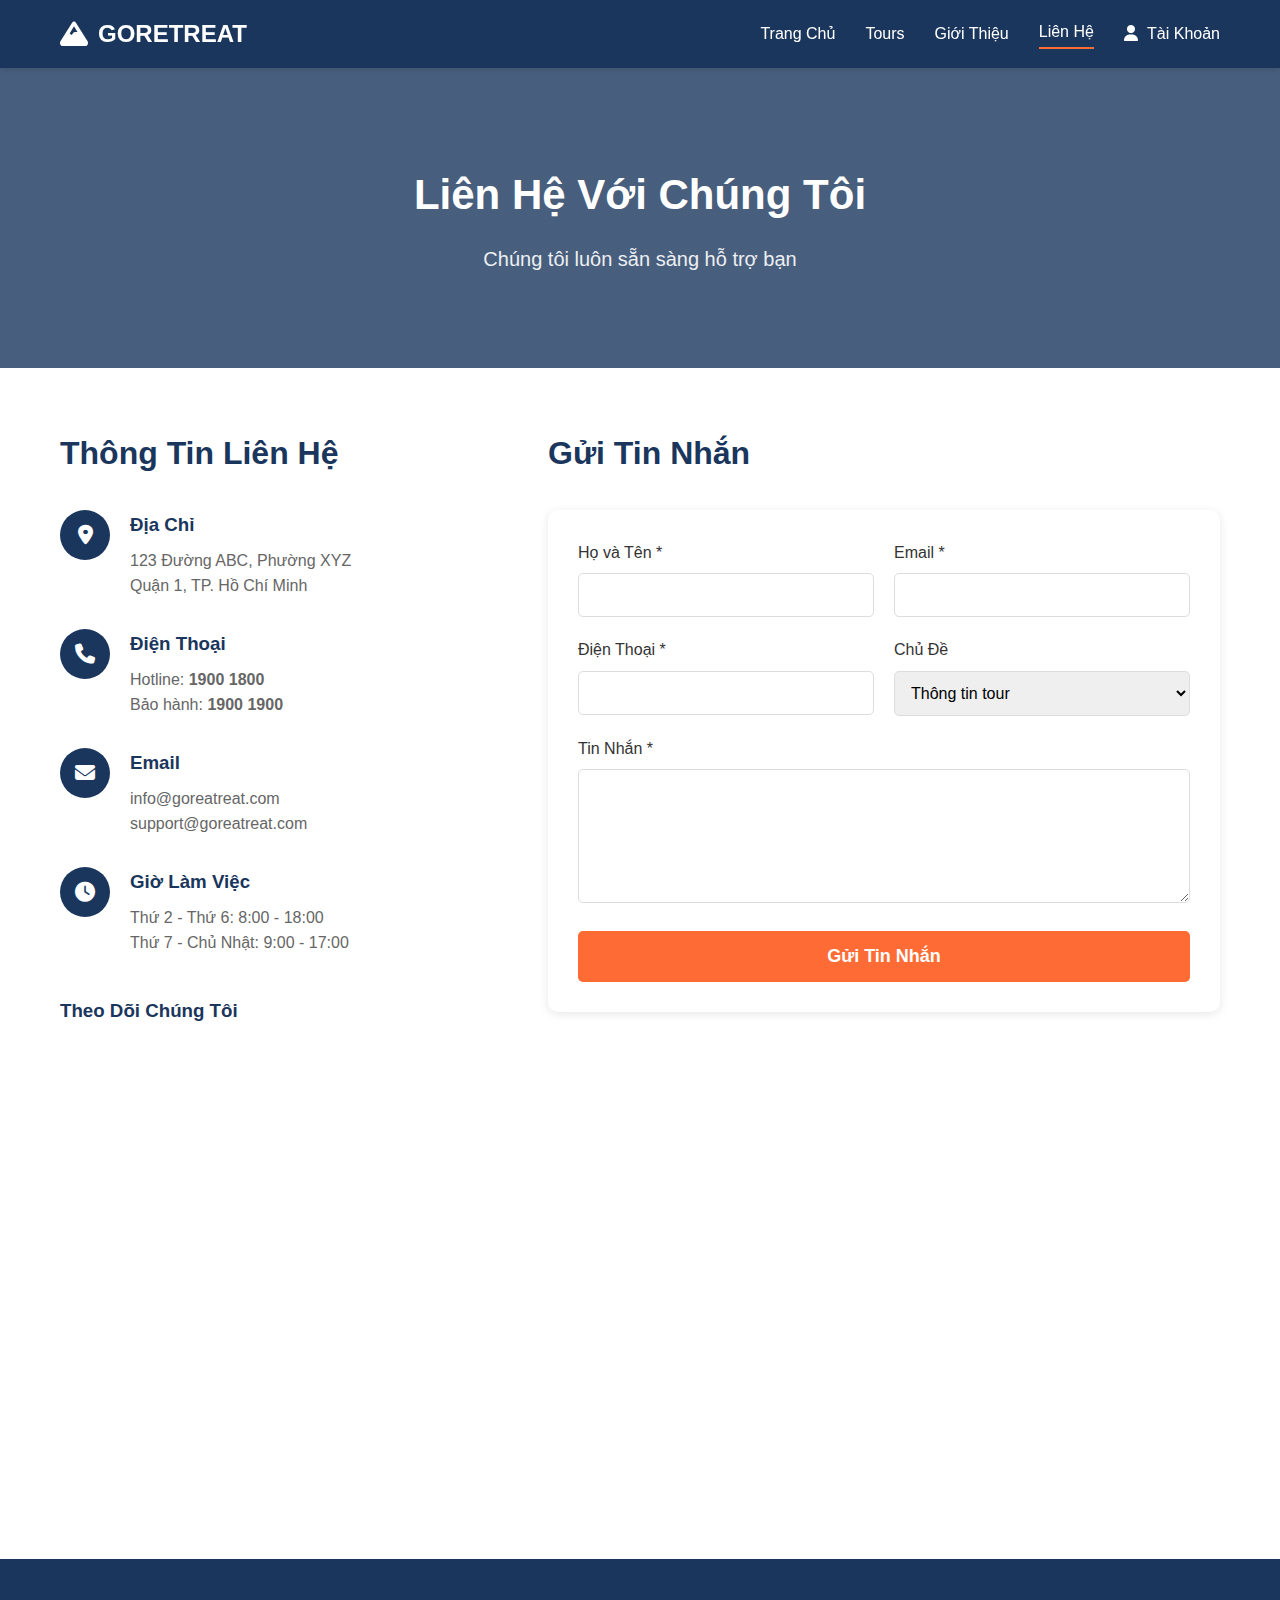
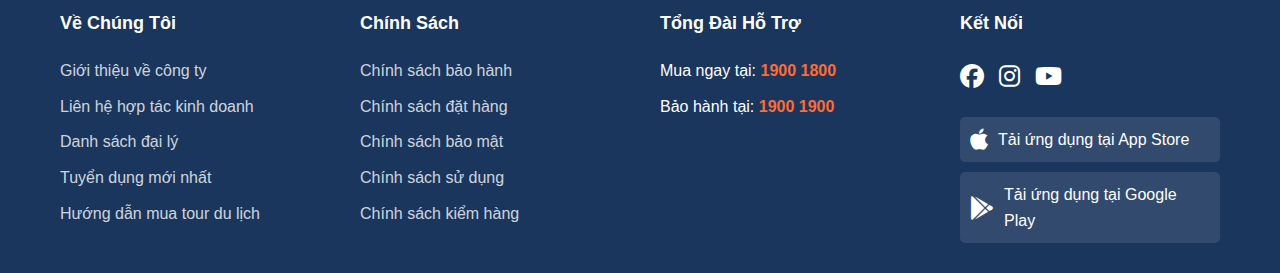
<file: tour_du_lich_html/contact.html>
<!DOCTYPE html>
<html lang="vi">
<head>
    <meta charset="UTF-8">
    <meta name="viewport" content="width=device-width, initial-scale=1.0">
    <title>Liên Hệ - GORETREAT</title>
    <link rel="stylesheet" href="styles.css">
    <link rel="stylesheet" href="https://cdnjs.cloudflare.com/ajax/libs/font-awesome/6.4.0/css/all.min.css">
</head>
<body>
    <!-- Header -->
    <header class="header">
        <div class="container">
            <div class="header-content">
                <div class="logo">
                    <i class="fas fa-mountain"></i>
                    <a href="index.html" style="color: inherit; text-decoration: none;">
                        <span>GORETREAT</span>
                    </a>
                </div>
                <nav class="nav">
                    <a href="index.html" class="nav-link">Trang Chủ</a>
                    <a href="tours.html" class="nav-link">Tours</a>
                    <a href="about.html" class="nav-link">Giới Thiệu</a>
                    <a href="contact.html" class="nav-link active">Liên Hệ</a>
                    <a href="login.html" class="nav-link">
                        <i class="fas fa-user"></i>
                        Tài Khoản
                    </a>
                </nav>
            </div>
        </div>
    </header>

    <!-- Page Hero -->
    <section class="page-hero">
        <div class="page-hero-background"></div>
        <div class="container">
            <div class="page-hero-content">
                <h1>Liên Hệ Với Chúng Tôi</h1>
                <p>Chúng tôi luôn sẵn sàng hỗ trợ bạn</p>
            </div>
        </div>
    </section>

    <!-- Contact Section -->
    <section class="contact-section">
        <div class="container">
            <div class="contact-layout">
                <div class="contact-info">
                    <h2>Thông Tin Liên Hệ</h2>
                    <div class="contact-item">
                        <div class="contact-icon">
                            <i class="fas fa-map-marker-alt"></i>
                        </div>
                        <div class="contact-details">
                            <h3>Địa Chỉ</h3>
                            <p>123 Đường ABC, Phường XYZ<br>Quận 1, TP. Hồ Chí Minh</p>
                        </div>
                    </div>
                    <div class="contact-item">
                        <div class="contact-icon">
                            <i class="fas fa-phone"></i>
                        </div>
                        <div class="contact-details">
                            <h3>Điện Thoại</h3>
                            <p>Hotline: <strong>1900 1800</strong><br>Bảo hành: <strong>1900 1900</strong></p>
                        </div>
                    </div>
                    <div class="contact-item">
                        <div class="contact-icon">
                            <i class="fas fa-envelope"></i>
                        </div>
                        <div class="contact-details">
                            <h3>Email</h3>
                            <p>info@goreatreat.com<br>support@goreatreat.com</p>
                        </div>
                    </div>
                    <div class="contact-item">
                        <div class="contact-icon">
                            <i class="fas fa-clock"></i>
                        </div>
                        <div class="contact-details">
                            <h3>Giờ Làm Việc</h3>
                            <p>Thứ 2 - Thứ 6: 8:00 - 18:00<br>Thứ 7 - Chủ Nhật: 9:00 - 17:00</p>
                        </div>
                    </div>
                    <div class="social-contact">
                        <h3>Theo Dõi Chúng Tôi</h3>
                        <div class="social-links">
                            <a href="#"><i class="fab fa-facebook"></i></a>
                            <a href="#"><i class="fab fa-instagram"></i></a>
                            <a href="#"><i class="fab fa-youtube"></i></a>
                            <a href="#"><i class="fab fa-twitter"></i></a>
                        </div>
                    </div>
                </div>

                <div class="contact-form-wrapper">
                    <h2>Gửi Tin Nhắn</h2>
                    <form class="contact-form">
                        <div class="form-row">
                            <div class="form-group">
                                <label>Họ và Tên *</label>
                                <input type="text" class="form-input" required>
                            </div>
                            <div class="form-group">
                                <label>Email *</label>
                                <input type="email" class="form-input" required>
                            </div>
                        </div>
                        <div class="form-row">
                            <div class="form-group">
                                <label>Điện Thoại *</label>
                                <input type="tel" class="form-input" required>
                            </div>
                            <div class="form-group">
                                <label>Chủ Đề</label>
                                <select class="form-input">
                                    <option>Thông tin tour</option>
                                    <option>Đặt tour</option>
                                    <option>Hủy tour</option>
                                    <option>Khiếu nại</option>
                                    <option>Khác</option>
                                </select>
                            </div>
                        </div>
                        <div class="form-group">
                            <label>Tin Nhắn *</label>
                            <textarea class="form-input" rows="6" required></textarea>
                        </div>
                        <button type="submit" class="submit-btn">Gửi Tin Nhắn</button>
                    </form>
                </div>
            </div>
        </div>
    </section>

    <!-- Map Section -->
    <section class="map-section">
        <div class="map-container">
            <iframe 
                src="https://www.google.com/maps/embed?pb=!1m18!1m12!1m3!1d3919.319427355682!2d106.69578731526084!3d10.776888992315663!2m3!1f0!2f0!3f0!3m2!1i1024!2i768!4f13.1!3m3!1m2!1s0x31752f38b8ccf59b%3A0xc4209d3b20193775!2sHo%20Chi%20Minh%20City%2C%20Vietnam!5e0!3m2!1sen!2s!4v1234567890123!5m2!1sen!2s" 
                width="100%" 
                height="400" 
                style="border:0;" 
                allowfullscreen="" 
                loading="lazy">
            </iframe>
        </div>
    </section>

    <!-- Footer -->
    <footer class="footer">
        <div class="container">
            <div class="footer-content">
                <div class="footer-column">
                    <h4>Về Chúng Tôi</h4>
                    <ul>
                        <li><a href="about.html">Giới thiệu về công ty</a></li>
                        <li><a href="contact.html">Liên hệ hợp tác kinh doanh</a></li>
                        <li><a href="#">Danh sách đại lý</a></li>
                        <li><a href="#">Tuyển dụng mới nhất</a></li>
                        <li><a href="#">Hướng dẫn mua tour du lịch</a></li>
                    </ul>
                </div>
                <div class="footer-column">
                    <h4>Chính Sách</h4>
                    <ul>
                        <li><a href="#">Chính sách bảo hành</a></li>
                        <li><a href="#">Chính sách đặt hàng</a></li>
                        <li><a href="#">Chính sách bảo mật</a></li>
                        <li><a href="#">Chính sách sử dụng</a></li>
                        <li><a href="#">Chính sách kiểm hàng</a></li>
                    </ul>
                </div>
                <div class="footer-column">
                    <h4>Tổng Đài Hỗ Trợ</h4>
                    <ul>
                        <li>Mua ngay tại: <strong>1900 1800</strong></li>
                        <li>Bảo hành tại: <strong>1900 1900</strong></li>
                    </ul>
                </div>
                <div class="footer-column">
                    <h4>Kết Nối</h4>
                    <div class="social-links">
                        <a href="#"><i class="fab fa-facebook"></i></a>
                        <a href="#"><i class="fab fa-instagram"></i></a>
                        <a href="#"><i class="fab fa-youtube"></i></a>
                    </div>
                    <div class="app-downloads">
                        <a href="#" class="app-link">
                            <i class="fab fa-apple"></i>
                            <span>Tải ứng dụng tại App Store</span>
                        </a>
                        <a href="#" class="app-link">
                            <i class="fab fa-google-play"></i>
                            <span>Tải ứng dụng tại Google Play</span>
                        </a>
                    </div>
                </div>
            </div>
        </div>
    </footer>
</body>
</html>
</file>
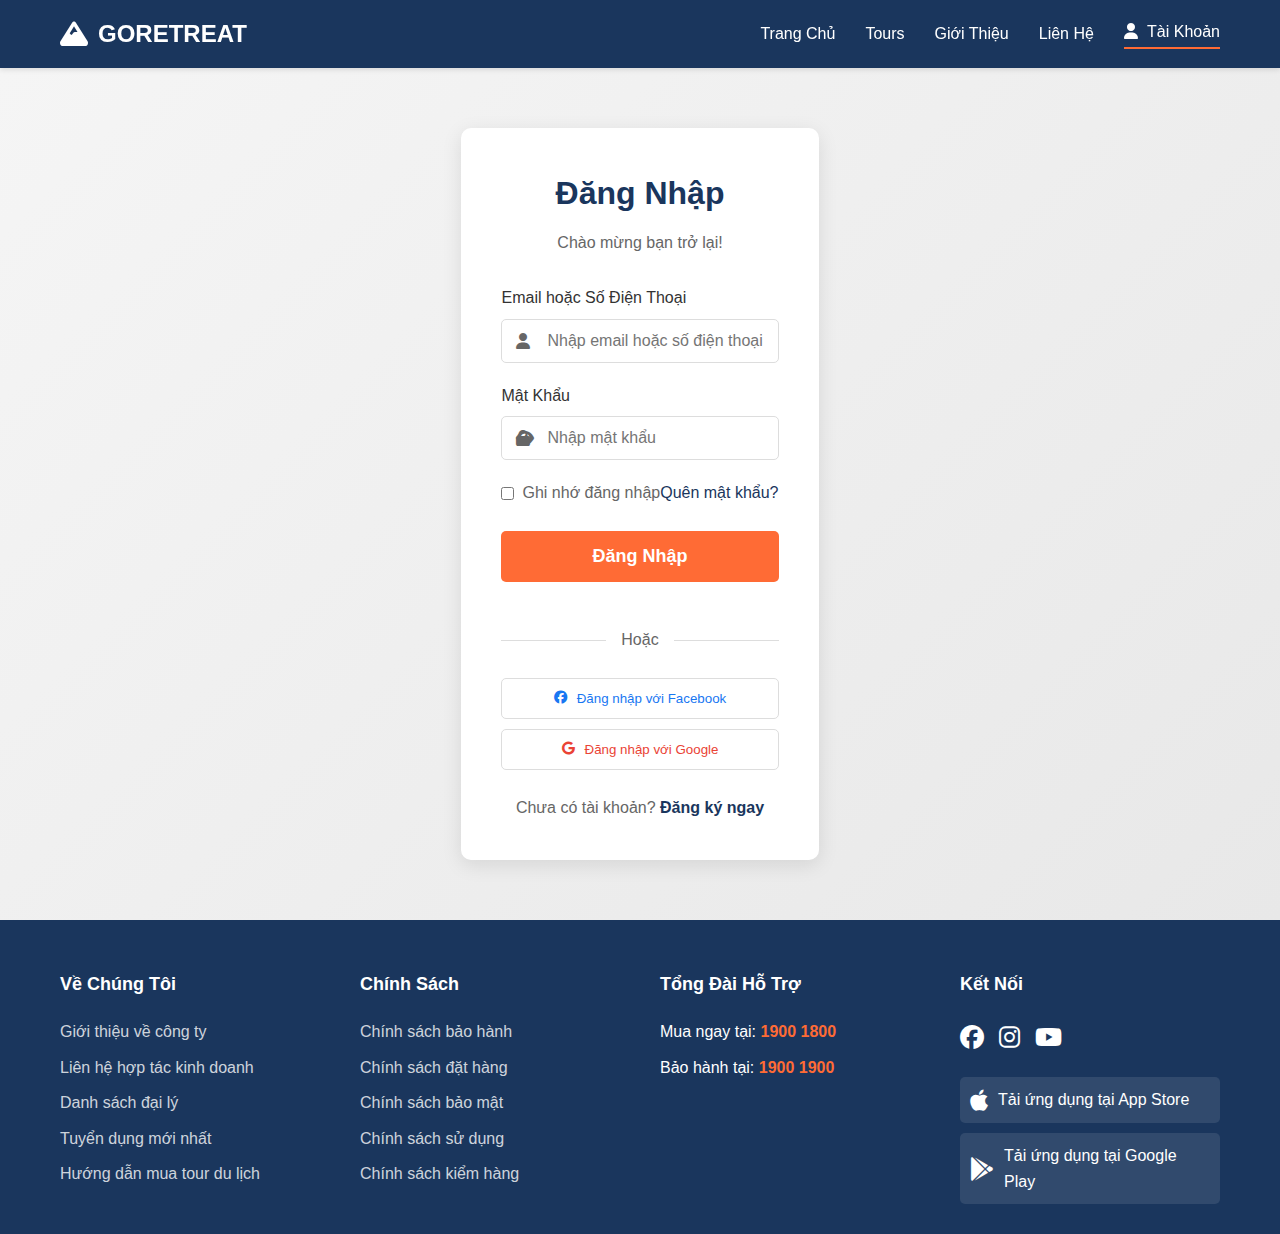
<file: tour_du_lich_html/login.html>
<!DOCTYPE html>
<html lang="vi">
<head>
    <meta charset="UTF-8">
    <meta name="viewport" content="width=device-width, initial-scale=1.0">
    <title>Đăng Nhập - GORETREAT</title>
    <link rel="stylesheet" href="styles.css">
    <link rel="stylesheet" href="https://cdnjs.cloudflare.com/ajax/libs/font-awesome/6.4.0/css/all.min.css">
</head>
<body>
    <!-- Header -->
    <header class="header">
        <div class="container">
            <div class="header-content">
                <div class="logo">
                    <i class="fas fa-mountain"></i>
                    <a href="index.html" style="color: inherit; text-decoration: none;">
                        <span>GORETREAT</span>
                    </a>
                </div>
                <nav class="nav">
                    <a href="index.html" class="nav-link">Trang Chủ</a>
                    <a href="tours.html" class="nav-link">Tours</a>
                    <a href="about.html" class="nav-link">Giới Thiệu</a>
                    <a href="contact.html" class="nav-link">Liên Hệ</a>
                    <a href="login.html" class="nav-link active">
                        <i class="fas fa-user"></i>
                        Tài Khoản
                    </a>
                </nav>
            </div>
        </div>
    </header>

    <!-- Login Section -->
    <section class="auth-section">
        <div class="container">
            <div class="auth-container">
                <div class="auth-card">
                    <div class="auth-header">
                        <h2>Đăng Nhập</h2>
                        <p>Chào mừng bạn trở lại!</p>
                    </div>
                    <form class="auth-form">
                        <div class="form-group">
                            <label>Email hoặc Số Điện Thoại</label>
                            <div class="input-wrapper">
                                <i class="fas fa-user"></i>
                                <input type="text" class="form-input" placeholder="Nhập email hoặc số điện thoại" required>
                            </div>
                        </div>
                        <div class="form-group">
                            <label>Mật Khẩu</label>
                            <div class="input-wrapper">
                                <i class="fas fa-lock"></i>
                                <input type="password" class="form-input" placeholder="Nhập mật khẩu" required>
                                <i class="fas fa-eye toggle-password" onclick="togglePassword(this)"></i>
                            </div>
                        </div>
                        <div class="form-options">
                            <label class="checkbox-label">
                                <input type="checkbox">
                                <span>Ghi nhớ đăng nhập</span>
                            </label>
                            <a href="#" class="forgot-link">Quên mật khẩu?</a>
                        </div>
                        <button type="submit" class="auth-btn">Đăng Nhập</button>
                        <div class="auth-divider">
                            <span>Hoặc</span>
                        </div>
                        <div class="social-login">
                            <button type="button" class="social-btn facebook">
                                <i class="fab fa-facebook"></i>
                                Đăng nhập với Facebook
                            </button>
                            <button type="button" class="social-btn google">
                                <i class="fab fa-google"></i>
                                Đăng nhập với Google
                            </button>
                        </div>
                        <div class="auth-footer">
                            <p>Chưa có tài khoản? <a href="register.html">Đăng ký ngay</a></p>
                        </div>
                    </form>
                </div>
            </div>
        </div>
    </section>

    <!-- Footer -->
    <footer class="footer">
        <div class="container">
            <div class="footer-content">
                <div class="footer-column">
                    <h4>Về Chúng Tôi</h4>
                    <ul>
                        <li><a href="about.html">Giới thiệu về công ty</a></li>
                        <li><a href="contact.html">Liên hệ hợp tác kinh doanh</a></li>
                        <li><a href="#">Danh sách đại lý</a></li>
                        <li><a href="#">Tuyển dụng mới nhất</a></li>
                        <li><a href="#">Hướng dẫn mua tour du lịch</a></li>
                    </ul>
                </div>
                <div class="footer-column">
                    <h4>Chính Sách</h4>
                    <ul>
                        <li><a href="#">Chính sách bảo hành</a></li>
                        <li><a href="#">Chính sách đặt hàng</a></li>
                        <li><a href="#">Chính sách bảo mật</a></li>
                        <li><a href="#">Chính sách sử dụng</a></li>
                        <li><a href="#">Chính sách kiểm hàng</a></li>
                    </ul>
                </div>
                <div class="footer-column">
                    <h4>Tổng Đài Hỗ Trợ</h4>
                    <ul>
                        <li>Mua ngay tại: <strong>1900 1800</strong></li>
                        <li>Bảo hành tại: <strong>1900 1900</strong></li>
                    </ul>
                </div>
                <div class="footer-column">
                    <h4>Kết Nối</h4>
                    <div class="social-links">
                        <a href="#"><i class="fab fa-facebook"></i></a>
                        <a href="#"><i class="fab fa-instagram"></i></a>
                        <a href="#"><i class="fab fa-youtube"></i></a>
                    </div>
                    <div class="app-downloads">
                        <a href="#" class="app-link">
                            <i class="fab fa-apple"></i>
                            <span>Tải ứng dụng tại App Store</span>
                        </a>
                        <a href="#" class="app-link">
                            <i class="fab fa-google-play"></i>
                            <span>Tải ứng dụng tại Google Play</span>
                        </a>
                    </div>
                </div>
            </div>
        </div>
    </footer>

    <script>
        function togglePassword(element) {
            const input = element.previousElementSibling;
            if (input.type === 'password') {
                input.type = 'text';
                element.classList.remove('fa-eye');
                element.classList.add('fa-eye-slash');
            } else {
                input.type = 'password';
                element.classList.remove('fa-eye-slash');
                element.classList.add('fa-eye');
            }
        }
    </script>
</body>
</html>
</file>
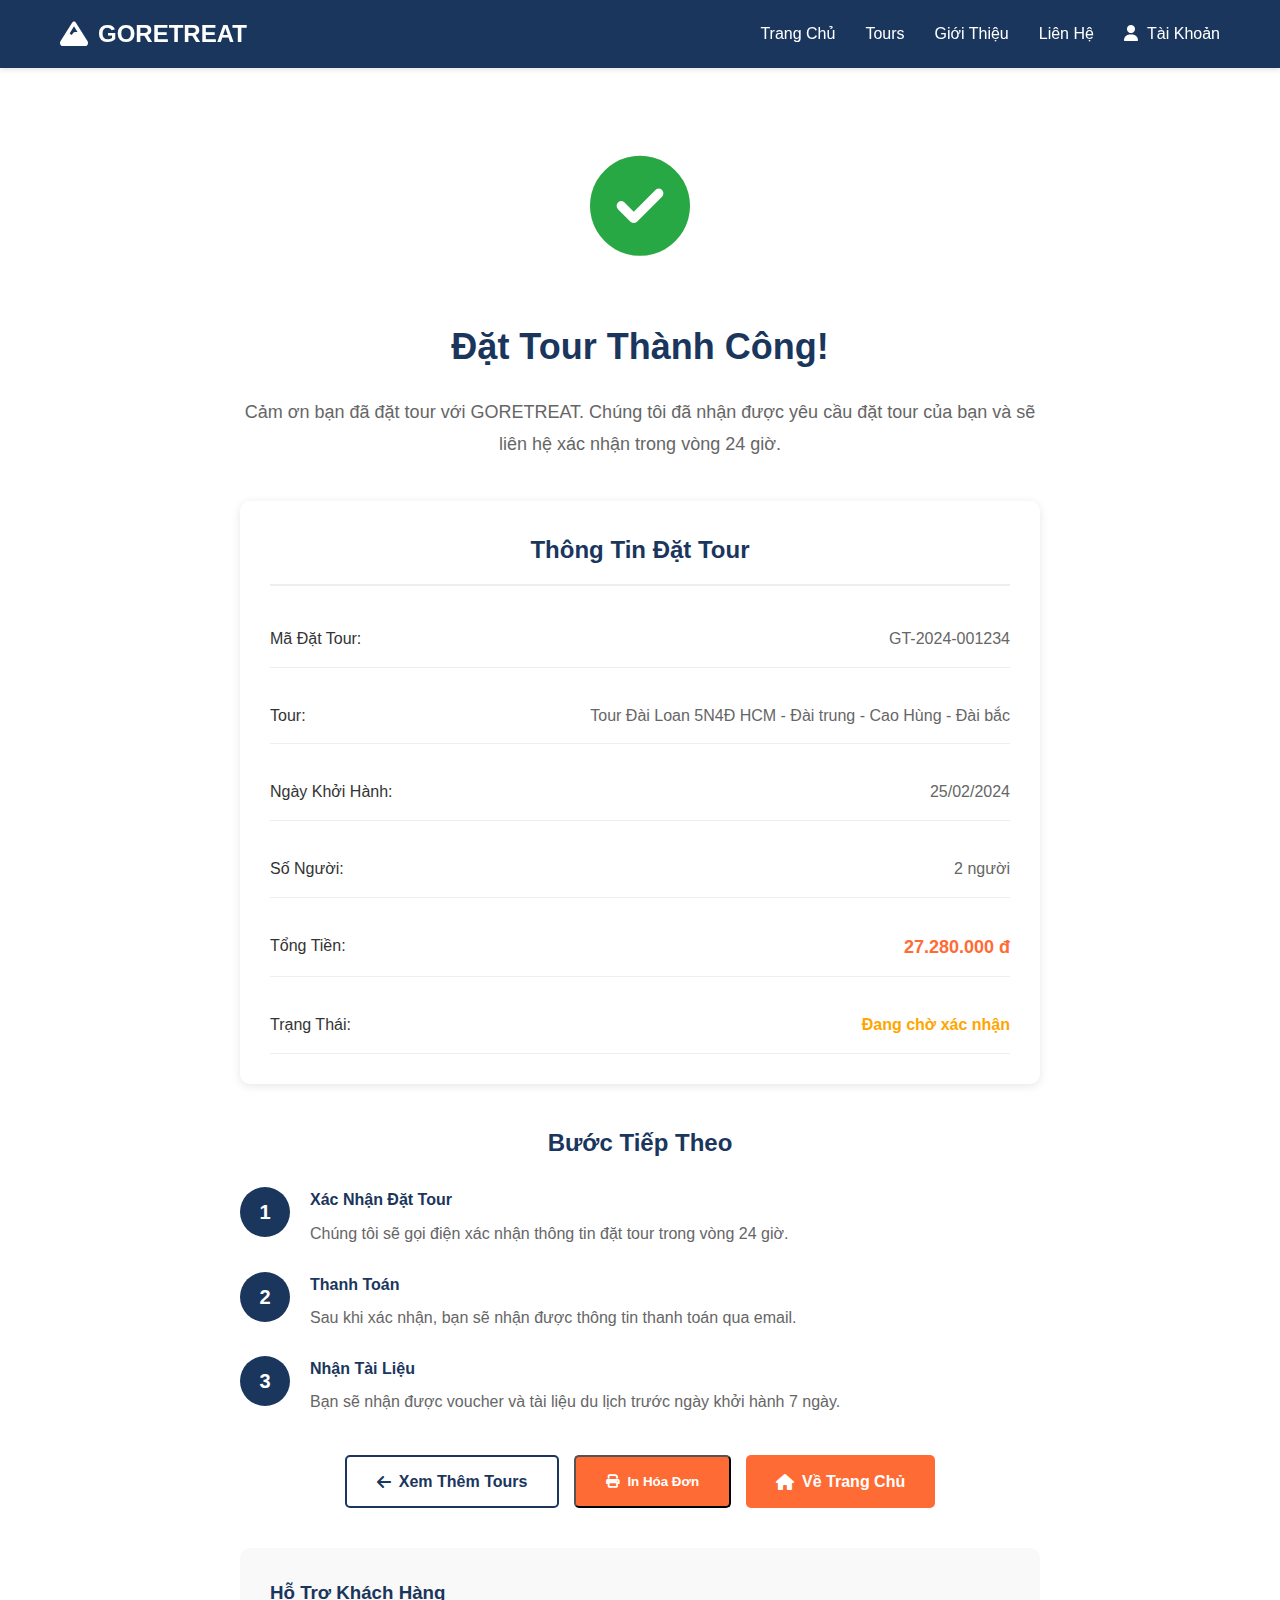
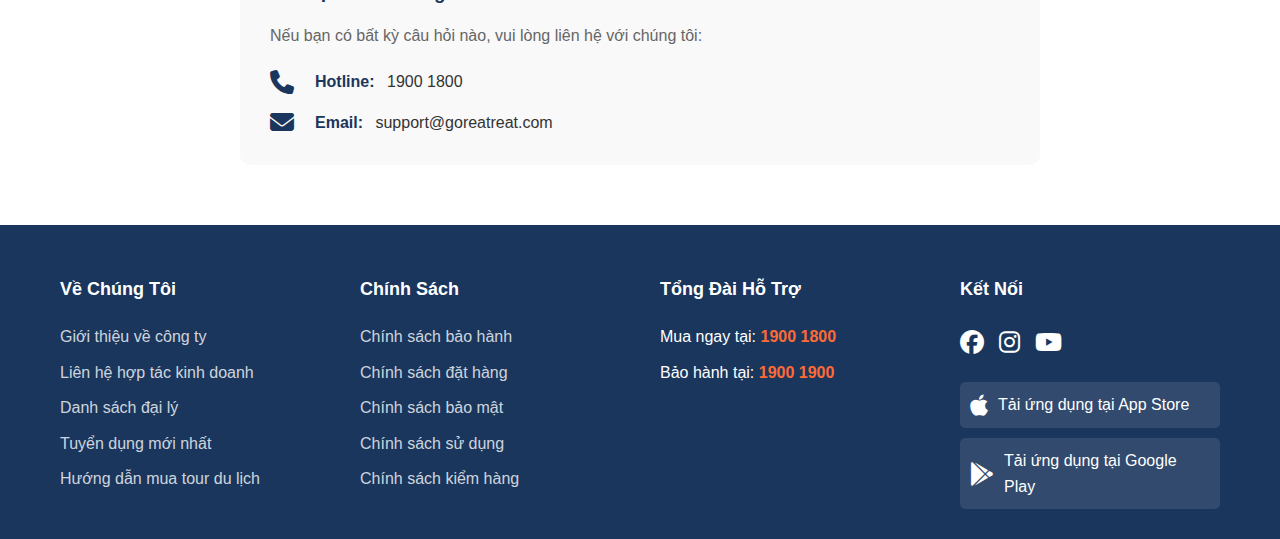
<file: tour_du_lich_html/success.html>
<!DOCTYPE html>
<html lang="vi">
<head>
    <meta charset="UTF-8">
    <meta name="viewport" content="width=device-width, initial-scale=1.0">
    <title>Đặt Tour Thành Công - GORETREAT</title>
    <link rel="stylesheet" href="styles.css">
    <link rel="stylesheet" href="https://cdnjs.cloudflare.com/ajax/libs/font-awesome/6.4.0/css/all.min.css">
</head>
<body>
    <!-- Header -->
    <header class="header">
        <div class="container">
            <div class="header-content">
                <div class="logo">
                    <i class="fas fa-mountain"></i>
                    <a href="index.html" style="color: inherit; text-decoration: none;">
                        <span>GORETREAT</span>
                    </a>
                </div>
                <nav class="nav">
                    <a href="index.html" class="nav-link">Trang Chủ</a>
                    <a href="tours.html" class="nav-link">Tours</a>
                    <a href="about.html" class="nav-link">Giới Thiệu</a>
                    <a href="contact.html" class="nav-link">Liên Hệ</a>
                    <a href="login.html" class="nav-link">
                        <i class="fas fa-user"></i>
                        Tài Khoản
                    </a>
                </nav>
            </div>
        </div>
    </header>

    <!-- Success Section -->
    <section class="success-section">
        <div class="container">
            <div class="success-container">
                <div class="success-icon">
                    <i class="fas fa-check-circle"></i>
                </div>
                <h1>Đặt Tour Thành Công!</h1>
                <p class="success-message">
                    Cảm ơn bạn đã đặt tour với GORETREAT. Chúng tôi đã nhận được yêu cầu đặt tour của bạn 
                    và sẽ liên hệ xác nhận trong vòng 24 giờ.
                </p>

                <div class="booking-details-card">
                    <h2>Thông Tin Đặt Tour</h2>
                    <div class="details-grid">
                        <div class="detail-item">
                            <span class="detail-label">Mã Đặt Tour:</span>
                            <span class="detail-value">GT-2024-001234</span>
                        </div>
                        <div class="detail-item">
                            <span class="detail-label">Tour:</span>
                            <span class="detail-value">Tour Đài Loan 5N4Đ HCM - Đài trung - Cao Hùng - Đài bắc</span>
                        </div>
                        <div class="detail-item">
                            <span class="detail-label">Ngày Khởi Hành:</span>
                            <span class="detail-value">25/02/2024</span>
                        </div>
                        <div class="detail-item">
                            <span class="detail-label">Số Người:</span>
                            <span class="detail-value">2 người</span>
                        </div>
                        <div class="detail-item">
                            <span class="detail-label">Tổng Tiền:</span>
                            <span class="detail-value highlight">27.280.000 đ</span>
                        </div>
                        <div class="detail-item">
                            <span class="detail-label">Trạng Thái:</span>
                            <span class="detail-value status-pending">Đang chờ xác nhận</span>
                        </div>
                    </div>
                </div>

                <div class="next-steps">
                    <h3>Bước Tiếp Theo</h3>
                    <div class="steps-list">
                        <div class="step-item">
                            <div class="step-number">1</div>
                            <div class="step-content">
                                <h4>Xác Nhận Đặt Tour</h4>
                                <p>Chúng tôi sẽ gọi điện xác nhận thông tin đặt tour trong vòng 24 giờ.</p>
                            </div>
                        </div>
                        <div class="step-item">
                            <div class="step-number">2</div>
                            <div class="step-content">
                                <h4>Thanh Toán</h4>
                                <p>Sau khi xác nhận, bạn sẽ nhận được thông tin thanh toán qua email.</p>
                            </div>
                        </div>
                        <div class="step-item">
                            <div class="step-number">3</div>
                            <div class="step-content">
                                <h4>Nhận Tài Liệu</h4>
                                <p>Bạn sẽ nhận được voucher và tài liệu du lịch trước ngày khởi hành 7 ngày.</p>
                            </div>
                        </div>
                    </div>
                </div>

                <div class="success-actions">
                    <a href="tours.html" class="btn-secondary">
                        <i class="fas fa-arrow-left"></i>
                        Xem Thêm Tours
                    </a>
                    <button class="btn-primary" onclick="window.print()">
                        <i class="fas fa-print"></i>
                        In Hóa Đơn
                    </button>
                    <a href="index.html" class="btn-primary">
                        <i class="fas fa-home"></i>
                        Về Trang Chủ
                    </a>
                </div>

                <div class="support-info">
                    <h3>Hỗ Trợ Khách Hàng</h3>
                    <p>Nếu bạn có bất kỳ câu hỏi nào, vui lòng liên hệ với chúng tôi:</p>
                    <div class="support-contacts">
                        <div class="support-item">
                            <i class="fas fa-phone"></i>
                            <div>
                                <strong>Hotline:</strong>
                                <span>1900 1800</span>
                            </div>
                        </div>
                        <div class="support-item">
                            <i class="fas fa-envelope"></i>
                            <div>
                                <strong>Email:</strong>
                                <span>support@goreatreat.com</span>
                            </div>
                        </div>
                    </div>
                </div>
            </div>
        </div>
    </section>

    <!-- Footer -->
    <footer class="footer">
        <div class="container">
            <div class="footer-content">
                <div class="footer-column">
                    <h4>Về Chúng Tôi</h4>
                    <ul>
                        <li><a href="about.html">Giới thiệu về công ty</a></li>
                        <li><a href="contact.html">Liên hệ hợp tác kinh doanh</a></li>
                        <li><a href="#">Danh sách đại lý</a></li>
                        <li><a href="#">Tuyển dụng mới nhất</a></li>
                        <li><a href="#">Hướng dẫn mua tour du lịch</a></li>
                    </ul>
                </div>
                <div class="footer-column">
                    <h4>Chính Sách</h4>
                    <ul>
                        <li><a href="#">Chính sách bảo hành</a></li>
                        <li><a href="#">Chính sách đặt hàng</a></li>
                        <li><a href="#">Chính sách bảo mật</a></li>
                        <li><a href="#">Chính sách sử dụng</a></li>
                        <li><a href="#">Chính sách kiểm hàng</a></li>
                    </ul>
                </div>
                <div class="footer-column">
                    <h4>Tổng Đài Hỗ Trợ</h4>
                    <ul>
                        <li>Mua ngay tại: <strong>1900 1800</strong></li>
                        <li>Bảo hành tại: <strong>1900 1900</strong></li>
                    </ul>
                </div>
                <div class="footer-column">
                    <h4>Kết Nối</h4>
                    <div class="social-links">
                        <a href="#"><i class="fab fa-facebook"></i></a>
                        <a href="#"><i class="fab fa-instagram"></i></a>
                        <a href="#"><i class="fab fa-youtube"></i></a>
                    </div>
                    <div class="app-downloads">
                        <a href="#" class="app-link">
                            <i class="fab fa-apple"></i>
                            <span>Tải ứng dụng tại App Store</span>
                        </a>
                        <a href="#" class="app-link">
                            <i class="fab fa-google-play"></i>
                            <span>Tải ứng dụng tại Google Play</span>
                        </a>
                    </div>
                </div>
            </div>
        </div>
    </footer>
</body>
</html>
</file>
<file: tour_du_lich_html/styles.css>
* {
    margin: 0;
    padding: 0;
    box-sizing: border-box;
}

:root {
    --primary-blue: #1a365d;
    --dark-blue: #0f2540;
    --light-green: #90ee90;
    --accent-orange: #ff6b35;
    --white: #ffffff;
    --text-dark: #333;
    --text-light: #666;
}

body {
    font-family: 'Segoe UI', Tahoma, Geneva, Verdana, sans-serif;
    line-height: 1.6;
    color: var(--text-dark);
}

.container {
    max-width: 1200px;
    margin: 0 auto;
    padding: 0 20px;
}

/* Header */
.header {
    background-color: var(--primary-blue);
    padding: 15px 0;
    position: sticky;
    top: 0;
    z-index: 1000;
    box-shadow: 0 2px 5px rgba(0,0,0,0.1);
}

.header-content {
    display: flex;
    justify-content: space-between;
    align-items: center;
}

.logo {
    display: flex;
    align-items: center;
    gap: 10px;
    color: var(--white);
    font-size: 24px;
    font-weight: bold;
}

.logo i {
    font-size: 28px;
}

.nav {
    display: flex;
    gap: 30px;
    align-items: center;
}

.nav-link {
    color: var(--white);
    text-decoration: none;
    font-size: 16px;
    transition: opacity 0.3s;
}

.nav-link:hover {
    opacity: 0.8;
}

.nav-link.active {
    border-bottom: 2px solid var(--accent-orange);
    padding-bottom: 2px;
}

.nav-link i {
    margin-right: 5px;
}

/* Hero Section */
.hero {
    position: relative;
    min-height: 600px;
    display: flex;
    align-items: center;
    overflow: hidden;
}

.hero-background {
    position: absolute;
    top: 0;
    left: 0;
    width: 100%;
    height: 100%;
    background: linear-gradient(rgba(0,0,0,0.3), rgba(0,0,0,0.3)),
                url('https://images.unsplash.com/photo-1507525428034-b723cf961d3e?w=1920') center/cover;
    z-index: -1;
}

.hero-content {
    width: 100%;
    padding: 60px 0;
}

.hero-text {
    text-align: center;
    color: var(--white);
    margin-bottom: 40px;
}

.hero-text h1 {
    font-size: 48px;
    margin-bottom: 15px;
    text-shadow: 2px 2px 4px rgba(0,0,0,0.5);
}

.hero-text p {
    font-size: 20px;
    text-shadow: 1px 1px 2px rgba(0,0,0,0.5);
}

.hero-main {
    display: grid;
    grid-template-columns: 1fr 1fr;
    gap: 40px;
    align-items: start;
}

.search-form {
    background: rgba(255, 255, 255, 0.95);
    padding: 30px;
    border-radius: 10px;
    display: flex;
    flex-direction: column;
    gap: 15px;
}

.search-field {
    display: flex;
    align-items: center;
    gap: 10px;
    padding: 12px;
    background: var(--white);
    border: 1px solid #ddd;
    border-radius: 5px;
}

.search-field i {
    color: var(--primary-blue);
}

.search-field input {
    flex: 1;
    border: none;
    outline: none;
    font-size: 16px;
}

.search-btn {
    background-color: var(--accent-orange);
    color: var(--white);
    border: none;
    padding: 15px 30px;
    font-size: 18px;
    font-weight: bold;
    border-radius: 5px;
    cursor: pointer;
    transition: background-color 0.3s;
}

.search-btn:hover {
    background-color: #e55a2b;
}

.hero-featured {
    position: relative;
}

.booking-badge {
    position: absolute;
    top: -10px;
    right: 0;
    background-color: #ff4444;
    color: var(--white);
    padding: 8px 15px;
    border-radius: 20px;
    font-size: 14px;
    font-weight: bold;
}

.featured-tour {
    background: rgba(255, 255, 255, 0.95);
    padding: 25px;
    border-radius: 10px;
    color: var(--text-dark);
}

.featured-tour h3 {
    color: var(--primary-blue);
    margin-bottom: 10px;
    font-size: 20px;
}

.featured-tour p {
    margin-bottom: 8px;
    color: var(--text-light);
    font-size: 14px;
}

.tour-price {
    margin-top: 15px;
    font-size: 16px;
}

.tour-price span {
    color: var(--accent-orange);
    font-weight: bold;
    font-size: 18px;
}

/* Value Proposition */
.value-prop {
    background-color: var(--light-green);
    padding: 40px 0;
}

.value-items {
    display: grid;
    grid-template-columns: repeat(3, 1fr);
    gap: 40px;
    text-align: center;
}

.value-item {
    color: var(--text-dark);
}

.value-number {
    font-size: 36px;
    font-weight: bold;
    color: var(--primary-blue);
    margin-bottom: 10px;
}

.value-text {
    font-size: 16px;
}

/* Best Deals Section */
.best-deals {
    padding: 60px 0;
    background-color: #f5f5f5;
}

.section-header {
    text-align: center;
    margin-bottom: 40px;
}

.section-header h2 {
    font-size: 36px;
    color: var(--primary-blue);
    margin-bottom: 10px;
}

.section-header p {
    font-size: 18px;
    color: var(--text-light);
}

.tours-grid {
    display: grid;
    grid-template-columns: repeat(3, 1fr);
    gap: 30px;
}

.tour-card-link {
    text-decoration: none;
    color: inherit;
    display: block;
}

.tour-card {
    background: var(--white);
    border-radius: 10px;
    overflow: hidden;
    box-shadow: 0 2px 10px rgba(0,0,0,0.1);
    transition: transform 0.3s, box-shadow 0.3s;
}

.tour-card-link:hover .tour-card {
    transform: translateY(-5px);
    box-shadow: 0 5px 20px rgba(0,0,0,0.2);
}

.tour-image {
    position: relative;
    width: 100%;
    height: 200px;
    overflow: hidden;
}

.tour-image img {
    width: 100%;
    height: 100%;
    object-fit: cover;
}

.booking-badge-small {
    position: absolute;
    top: 10px;
    right: 10px;
    background-color: #ff4444;
    color: var(--white);
    padding: 5px 10px;
    border-radius: 15px;
    font-size: 12px;
    font-weight: bold;
}

.tour-content {
    padding: 20px;
}

.tour-content h3 {
    font-size: 18px;
    color: var(--primary-blue);
    margin-bottom: 10px;
    line-height: 1.4;
}

.tour-rating {
    display: flex;
    align-items: center;
    gap: 5px;
    margin-bottom: 10px;
    font-size: 14px;
}

.rating-text {
    color: #ffa500;
    font-weight: bold;
}

.rating-count {
    color: var(--text-light);
}

.tour-duration {
    color: var(--text-light);
    font-size: 14px;
    margin-bottom: 10px;
}

.tour-description {
    color: var(--text-light);
    font-size: 14px;
    margin-bottom: 15px;
    line-height: 1.6;
}

.tour-pricing {
    display: flex;
    align-items: center;
    gap: 10px;
}

.old-price {
    color: var(--text-light);
    text-decoration: line-through;
    font-size: 14px;
}

.new-price {
    color: var(--accent-orange);
    font-size: 20px;
    font-weight: bold;
}

/* Destinations Section */
.destinations {
    padding: 60px 0;
    background-color: var(--white);
}

.destinations-grid {
    display: grid;
    grid-template-columns: repeat(4, 1fr);
    gap: 20px;
}

.destination-card {
    position: relative;
    border-radius: 10px;
    overflow: hidden;
    box-shadow: 0 2px 10px rgba(0,0,0,0.1);
    transition: transform 0.3s;
    cursor: pointer;
}

.destination-card:hover {
    transform: scale(1.05);
}

.destination-card img {
    width: 100%;
    height: 250px;
    object-fit: cover;
}

.destination-info {
    position: absolute;
    bottom: 0;
    left: 0;
    right: 0;
    background: linear-gradient(to top, rgba(0,0,0,0.8), transparent);
    padding: 20px;
    color: var(--white);
}

.destination-info h3 {
    font-size: 20px;
    margin-bottom: 5px;
}

.destination-info p {
    font-size: 14px;
    opacity: 0.9;
}

/* FAQ Section */
.faq {
    padding: 60px 0;
    background-color: #f5f5f5;
}

.faq-list {
    max-width: 800px;
    margin: 0 auto;
}

.faq-item {
    background: var(--white);
    border-radius: 8px;
    margin-bottom: 15px;
    overflow: hidden;
    box-shadow: 0 2px 5px rgba(0,0,0,0.1);
}

.faq-question {
    padding: 20px;
    display: flex;
    justify-content: space-between;
    align-items: center;
    cursor: pointer;
    font-weight: 500;
    transition: background-color 0.3s;
}

.faq-question:hover {
    background-color: #f0f0f0;
}

.faq-question i {
    color: var(--primary-blue);
    transition: transform 0.3s;
}

.faq-item.active .faq-question i {
    transform: rotate(90deg);
}

.faq-answer {
    padding: 0 20px;
    max-height: 0;
    overflow: hidden;
    transition: max-height 0.3s, padding 0.3s;
    color: var(--text-light);
    line-height: 1.6;
}

.faq-item.active .faq-answer {
    max-height: 200px;
    padding: 0 20px 20px 20px;
}

/* Footer */
.footer {
    background-color: var(--primary-blue);
    color: var(--white);
    padding: 50px 0 30px;
}

.footer-content {
    display: grid;
    grid-template-columns: repeat(4, 1fr);
    gap: 40px;
}

.footer-column h4 {
    margin-bottom: 20px;
    font-size: 18px;
}

.footer-column ul {
    list-style: none;
}

.footer-column ul li {
    margin-bottom: 10px;
}

.footer-column ul li a {
    color: rgba(255, 255, 255, 0.8);
    text-decoration: none;
    transition: color 0.3s;
}

.footer-column ul li a:hover {
    color: var(--white);
}

.footer-column strong {
    color: var(--accent-orange);
}

.social-links {
    display: flex;
    gap: 15px;
    margin-bottom: 20px;
}

.social-links a {
    color: var(--white);
    font-size: 24px;
    transition: opacity 0.3s;
}

.social-links a:hover {
    opacity: 0.7;
}

.app-downloads {
    display: flex;
    flex-direction: column;
    gap: 10px;
}

.app-link {
    display: flex;
    align-items: center;
    gap: 10px;
    color: var(--white);
    text-decoration: none;
    padding: 10px;
    background: rgba(255, 255, 255, 0.1);
    border-radius: 5px;
    transition: background-color 0.3s;
}

.app-link:hover {
    background: rgba(255, 255, 255, 0.2);
}

.app-link i {
    font-size: 24px;
}

/* Responsive Design */
@media (max-width: 1024px) {
    .tours-grid {
        grid-template-columns: repeat(2, 1fr);
    }
    
    .destinations-grid {
        grid-template-columns: repeat(3, 1fr);
    }
    
    .footer-content {
        grid-template-columns: repeat(2, 1fr);
    }
}

@media (max-width: 768px) {
    .hero-main {
        grid-template-columns: 1fr;
    }
    
    .hero-text h1 {
        font-size: 32px;
    }
    
    .value-items {
        grid-template-columns: 1fr;
        gap: 20px;
    }
    
    .tours-grid {
        grid-template-columns: 1fr;
    }
    
    .destinations-grid {
        grid-template-columns: repeat(2, 1fr);
    }
    
    .footer-content {
        grid-template-columns: 1fr;
    }
    
    .nav {
        gap: 15px;
        font-size: 14px;
    }
}

@media (max-width: 480px) {
    .hero-text h1 {
        font-size: 24px;
    }
    
    .hero-text p {
        font-size: 16px;
    }
    
    .search-form {
        padding: 20px;
    }
    
    .destinations-grid {
        grid-template-columns: 1fr;
    }
    
    .nav {
        flex-direction: column;
        gap: 10px;
    }
}

/* Page Hero (for About, Tours, Contact pages) */
.page-hero {
    position: relative;
    min-height: 300px;
    display: flex;
    align-items: center;
    background: linear-gradient(rgba(26, 54, 93, 0.8), rgba(26, 54, 93, 0.8)),
                url('https://images.unsplash.com/photo-1488646953014-85cb44e25828?w=1920') center/cover;
    color: var(--white);
}

.page-hero-content {
    text-align: center;
    width: 100%;
}

.page-hero-content h1 {
    font-size: 42px;
    margin-bottom: 15px;
}

.page-hero-content p {
    font-size: 20px;
    opacity: 0.9;
}

/* About Page */
.about-section {
    padding: 60px 0;
}

.about-content {
    display: grid;
    grid-template-columns: 1fr 1fr;
    gap: 40px;
    align-items: center;
}

.about-text h2 {
    color: var(--primary-blue);
    font-size: 32px;
    margin-bottom: 20px;
}

.about-text p {
    margin-bottom: 15px;
    line-height: 1.8;
    color: var(--text-light);
}

.about-image img {
    width: 100%;
    border-radius: 10px;
    box-shadow: 0 5px 20px rgba(0,0,0,0.1);
}

.values-section {
    padding: 60px 0;
    background-color: #f5f5f5;
}

.section-title {
    text-align: center;
    font-size: 36px;
    color: var(--primary-blue);
    margin-bottom: 40px;
}

.values-grid {
    display: grid;
    grid-template-columns: repeat(4, 1fr);
    gap: 30px;
}

.value-card {
    background: var(--white);
    padding: 30px;
    border-radius: 10px;
    text-align: center;
    box-shadow: 0 2px 10px rgba(0,0,0,0.1);
    transition: transform 0.3s;
}

.value-card:hover {
    transform: translateY(-5px);
}

.value-icon {
    font-size: 48px;
    color: var(--primary-blue);
    margin-bottom: 20px;
}

.value-card h3 {
    color: var(--primary-blue);
    margin-bottom: 15px;
}

.stats-section {
    padding: 60px 0;
    background-color: var(--primary-blue);
    color: var(--white);
}

.stats-grid {
    display: grid;
    grid-template-columns: repeat(4, 1fr);
    gap: 30px;
    text-align: center;
}

.stat-number {
    font-size: 48px;
    font-weight: bold;
    color: var(--accent-orange);
    margin-bottom: 10px;
}

.stat-label {
    font-size: 18px;
    opacity: 0.9;
}

.team-section {
    padding: 60px 0;
}

.team-grid {
    display: grid;
    grid-template-columns: repeat(3, 1fr);
    gap: 30px;
}

.team-member {
    text-align: center;
}

.team-avatar {
    width: 200px;
    height: 200px;
    margin: 0 auto 20px;
    border-radius: 50%;
    overflow: hidden;
    border: 4px solid var(--primary-blue);
}

.team-avatar img {
    width: 100%;
    height: 100%;
    object-fit: cover;
}

.team-member h3 {
    color: var(--primary-blue);
    margin-bottom: 5px;
}

/* Tours Page */
.filter-section {
    padding: 30px 0;
    background-color: #f5f5f5;
}

.filter-bar {
    display: flex;
    gap: 20px;
    align-items: end;
    flex-wrap: wrap;
}

.filter-group {
    flex: 1;
    min-width: 150px;
}

.filter-group label {
    display: block;
    margin-bottom: 8px;
    font-weight: 500;
    color: var(--text-dark);
}

.filter-select {
    width: 100%;
    padding: 12px;
    border: 1px solid #ddd;
    border-radius: 5px;
    font-size: 16px;
    background: var(--white);
}

.filter-btn {
    padding: 12px 30px;
    background-color: var(--accent-orange);
    color: var(--white);
    border: none;
    border-radius: 5px;
    font-size: 16px;
    font-weight: bold;
    cursor: pointer;
    transition: background-color 0.3s;
}

.filter-btn:hover {
    background-color: #e55a2b;
}

.tours-list-section {
    padding: 40px 0 60px;
}

.tour-btn {
    display: inline-block;
    width: 100%;
    padding: 12px;
    background-color: var(--primary-blue);
    color: var(--white);
    text-align: center;
    text-decoration: none;
    border-radius: 5px;
    margin-top: 15px;
    transition: background-color 0.3s;
}

.tour-btn:hover {
    background-color: var(--dark-blue);
}

.pagination {
    display: flex;
    justify-content: center;
    gap: 10px;
    margin-top: 40px;
}

.page-link {
    padding: 10px 15px;
    background: var(--white);
    color: var(--primary-blue);
    text-decoration: none;
    border: 1px solid #ddd;
    border-radius: 5px;
    transition: all 0.3s;
}

.page-link:hover,
.page-link.active {
    background-color: var(--primary-blue);
    color: var(--white);
    border-color: var(--primary-blue);
}

/* Tour Detail Page */
.tour-detail-hero {
    height: 400px;
    overflow: hidden;
}

.tour-detail-image {
    width: 100%;
    height: 100%;
}

.tour-detail-image img {
    width: 100%;
    height: 100%;
    object-fit: cover;
}

.tour-detail-section {
    padding: 40px 0;
}

.tour-detail-layout {
    display: grid;
    grid-template-columns: 2fr 1fr;
    gap: 40px;
}

.tour-header h1 {
    color: var(--primary-blue);
    font-size: 32px;
    margin-bottom: 20px;
}

.tour-meta {
    display: flex;
    gap: 30px;
    align-items: center;
    margin-bottom: 30px;
    padding-bottom: 20px;
    border-bottom: 1px solid #ddd;
}

.stars {
    color: #ffa500;
    margin-left: 10px;
}

.tour-duration {
    display: flex;
    align-items: center;
    gap: 8px;
    color: var(--text-light);
}

.tour-description,
.tour-itinerary,
.tour-includes {
    margin-bottom: 40px;
}

.tour-description h2,
.tour-itinerary h2,
.tour-includes h2 {
    color: var(--primary-blue);
    margin-bottom: 20px;
    font-size: 24px;
}

.tour-description h3 {
    color: var(--primary-blue);
    margin: 20px 0 10px;
}

.tour-highlights {
    list-style: none;
    padding-left: 0;
}

.tour-highlights li {
    padding: 10px 0;
    padding-left: 25px;
    position: relative;
}

.tour-highlights li:before {
    content: "✓";
    position: absolute;
    left: 0;
    color: var(--accent-orange);
    font-weight: bold;
}

.itinerary-item {
    display: flex;
    gap: 20px;
    margin-bottom: 30px;
    padding-bottom: 30px;
    border-bottom: 1px solid #eee;
}

.itinerary-day {
    min-width: 80px;
    height: 80px;
    background-color: var(--primary-blue);
    color: var(--white);
    display: flex;
    align-items: center;
    justify-content: center;
    border-radius: 10px;
    font-weight: bold;
    font-size: 18px;
}

.itinerary-content h4 {
    color: var(--primary-blue);
    margin-bottom: 10px;
}

.includes-grid {
    display: grid;
    grid-template-columns: 1fr 1fr;
    gap: 30px;
}

.includes-item ul {
    list-style: none;
    padding: 0;
}

.includes-item li {
    padding: 8px 0;
    display: flex;
    align-items: center;
    gap: 10px;
}

.includes-item .fa-check {
    color: #28a745;
}

.includes-item .fa-times {
    color: #dc3545;
}

.booking-card {
    background: var(--white);
    padding: 25px;
    border-radius: 10px;
    box-shadow: 0 2px 10px rgba(0,0,0,0.1);
    position: sticky;
    top: 100px;
}

.booking-price {
    text-align: center;
    padding-bottom: 20px;
    border-bottom: 1px solid #eee;
    margin-bottom: 20px;
}

.booking-price .old-price {
    display: block;
    text-decoration: line-through;
    color: var(--text-light);
    font-size: 16px;
}

.booking-price .new-price {
    display: block;
    color: var(--accent-orange);
    font-size: 32px;
    font-weight: bold;
    margin: 5px 0;
}

.booking-price .price-note {
    color: var(--text-light);
    font-size: 14px;
}

.form-group {
    margin-bottom: 20px;
}

.form-group label {
    display: block;
    margin-bottom: 8px;
    font-weight: 500;
    color: var(--text-dark);
}

.form-input {
    width: 100%;
    padding: 12px;
    border: 1px solid #ddd;
    border-radius: 5px;
    font-size: 16px;
}

.booking-btn {
    width: 100%;
    padding: 15px;
    background-color: var(--accent-orange);
    color: var(--white);
    border: none;
    border-radius: 5px;
    font-size: 18px;
    font-weight: bold;
    cursor: pointer;
    transition: background-color 0.3s;
}

.booking-btn:hover {
    background-color: #e55a2b;
}

.booking-info {
    margin-top: 20px;
    padding-top: 20px;
    border-top: 1px solid #eee;
    text-align: center;
    color: var(--text-light);
    font-size: 14px;
}

.booking-info p {
    margin-bottom: 8px;
}

.reviews-section {
    padding: 60px 0;
    background-color: #f5f5f5;
}

.reviews-section h2 {
    text-align: center;
    color: var(--primary-blue);
    margin-bottom: 40px;
    font-size: 32px;
}

.reviews-list {
    max-width: 800px;
    margin: 0 auto;
}

.review-item {
    background: var(--white);
    padding: 25px;
    border-radius: 10px;
    margin-bottom: 20px;
    box-shadow: 0 2px 10px rgba(0,0,0,0.1);
}

.review-header {
    display: flex;
    justify-content: space-between;
    align-items: center;
    margin-bottom: 15px;
}

.review-author {
    display: flex;
    align-items: center;
    gap: 15px;
}

.review-avatar {
    width: 50px;
    height: 50px;
    background-color: var(--primary-blue);
    color: var(--white);
    border-radius: 50%;
    display: flex;
    align-items: center;
    justify-content: center;
    font-weight: bold;
    font-size: 20px;
}

.review-stars {
    color: #ffa500;
    margin-top: 5px;
}

.review-date {
    color: var(--text-light);
    font-size: 14px;
}

.review-text {
    color: var(--text-light);
    line-height: 1.6;
}

/* Contact Page */
.contact-section {
    padding: 60px 0;
}

.contact-layout {
    display: grid;
    grid-template-columns: 1fr 1.5fr;
    gap: 40px;
}

.contact-info h2 {
    color: var(--primary-blue);
    margin-bottom: 30px;
    font-size: 32px;
}

.contact-item {
    display: flex;
    gap: 20px;
    margin-bottom: 30px;
}

.contact-icon {
    width: 50px;
    height: 50px;
    background-color: var(--primary-blue);
    color: var(--white);
    border-radius: 50%;
    display: flex;
    align-items: center;
    justify-content: center;
    font-size: 20px;
    flex-shrink: 0;
}

.contact-details h3 {
    color: var(--primary-blue);
    margin-bottom: 8px;
}

.contact-details p {
    color: var(--text-light);
    line-height: 1.6;
}

.social-contact {
    margin-top: 40px;
}

.social-contact h3 {
    color: var(--primary-blue);
    margin-bottom: 15px;
}

.contact-form-wrapper h2 {
    color: var(--primary-blue);
    margin-bottom: 30px;
    font-size: 32px;
}

.contact-form {
    background: var(--white);
    padding: 30px;
    border-radius: 10px;
    box-shadow: 0 2px 10px rgba(0,0,0,0.1);
}

.form-row {
    display: grid;
    grid-template-columns: 1fr 1fr;
    gap: 20px;
}

.submit-btn {
    width: 100%;
    padding: 15px;
    background-color: var(--accent-orange);
    color: var(--white);
    border: none;
    border-radius: 5px;
    font-size: 18px;
    font-weight: bold;
    cursor: pointer;
    transition: background-color 0.3s;
}

.submit-btn:hover {
    background-color: #e55a2b;
}

.map-section {
    padding: 0;
}

.map-container {
    width: 100%;
    height: 400px;
}

.map-container iframe {
    width: 100%;
    height: 100%;
    border: none;
}

/* Login Page */
.auth-section {
    padding: 60px 0;
    min-height: calc(100vh - 200px);
    display: flex;
    align-items: center;
    background: linear-gradient(135deg, #f5f5f5 0%, #e8e8e8 100%);
}

.auth-container {
    max-width: 500px;
    margin: 0 auto;
    width: 100%;
}

.auth-card {
    background: var(--white);
    padding: 40px;
    border-radius: 10px;
    box-shadow: 0 5px 20px rgba(0,0,0,0.1);
}

.auth-header {
    text-align: center;
    margin-bottom: 30px;
}

.auth-header h2 {
    color: var(--primary-blue);
    font-size: 32px;
    margin-bottom: 10px;
}

.auth-header p {
    color: var(--text-light);
}

.auth-form {
    margin-top: 30px;
}

.input-wrapper {
    position: relative;
    display: flex;
    align-items: center;
}

.input-wrapper i {
    position: absolute;
    left: 15px;
    color: var(--text-light);
}

.input-wrapper .form-input {
    padding-left: 45px;
}

.toggle-password {
    position: absolute;
    right: 15px;
    cursor: pointer;
    color: var(--text-light);
}

.form-options {
    display: flex;
    justify-content: space-between;
    align-items: center;
    margin-bottom: 25px;
}

.checkbox-label {
    display: flex;
    align-items: center;
    gap: 8px;
    cursor: pointer;
    color: var(--text-light);
}

.forgot-link {
    color: var(--primary-blue);
    text-decoration: none;
}

.forgot-link:hover {
    text-decoration: underline;
}

.auth-btn {
    width: 100%;
    padding: 15px;
    background-color: var(--accent-orange);
    color: var(--white);
    border: none;
    border-radius: 5px;
    font-size: 18px;
    font-weight: bold;
    cursor: pointer;
    transition: background-color 0.3s;
    margin-bottom: 20px;
}

.auth-btn:hover {
    background-color: #e55a2b;
}

.auth-divider {
    text-align: center;
    margin: 25px 0;
    position: relative;
}

.auth-divider:before {
    content: '';
    position: absolute;
    top: 50%;
    left: 0;
    right: 0;
    height: 1px;
    background: #ddd;
}

.auth-divider span {
    background: var(--white);
    padding: 0 15px;
    position: relative;
    color: var(--text-light);
}

.social-login {
    display: flex;
    flex-direction: column;
    gap: 10px;
}

.social-btn {
    padding: 12px;
    border: 1px solid #ddd;
    border-radius: 5px;
    background: var(--white);
    cursor: pointer;
    display: flex;
    align-items: center;
    justify-content: center;
    gap: 10px;
    transition: all 0.3s;
}

.social-btn.facebook {
    color: #1877f2;
}

.social-btn.google {
    color: #ea4335;
}

.social-btn:hover {
    background-color: #f5f5f5;
}

.auth-footer {
    text-align: center;
    margin-top: 25px;
    color: var(--text-light);
}

.auth-footer a {
    color: var(--primary-blue);
    text-decoration: none;
    font-weight: bold;
}

.auth-footer a:hover {
    text-decoration: underline;
}

/* Booking Page */
.booking-section {
    padding: 40px 0 60px;
}

.booking-header {
    text-align: center;
    margin-bottom: 40px;
}

.booking-header h1 {
    color: var(--primary-blue);
    font-size: 36px;
    margin-bottom: 10px;
}

.booking-layout {
    display: grid;
    grid-template-columns: 2fr 1fr;
    gap: 30px;
}

.booking-card {
    background: var(--white);
    padding: 30px;
    border-radius: 10px;
    box-shadow: 0 2px 10px rgba(0,0,0,0.1);
    margin-bottom: 30px;
}

.booking-card h2 {
    color: var(--primary-blue);
    margin-bottom: 25px;
    font-size: 24px;
    padding-bottom: 15px;
    border-bottom: 2px solid #eee;
}

.tour-summary {
    display: flex;
    gap: 20px;
}

.tour-summary img {
    width: 150px;
    height: 150px;
    object-fit: cover;
    border-radius: 10px;
}

.tour-summary-info h3 {
    color: var(--primary-blue);
    margin-bottom: 15px;
}

.tour-summary-info p {
    margin-bottom: 8px;
    color: var(--text-light);
}

.traveler-form {
    display: flex;
    flex-direction: column;
    gap: 30px;
}

.traveler-item {
    padding: 20px;
    background: #f9f9f9;
    border-radius: 8px;
}

.traveler-item h3 {
    color: var(--primary-blue);
    margin-bottom: 20px;
}

.payment-methods {
    display: flex;
    flex-direction: column;
    gap: 15px;
}

.payment-option {
    display: flex;
    align-items: center;
    padding: 15px;
    border: 2px solid #ddd;
    border-radius: 8px;
    cursor: pointer;
    transition: all 0.3s;
}

.payment-option input[type="radio"] {
    margin-right: 15px;
}

.payment-option:hover {
    border-color: var(--primary-blue);
}

.payment-option input[type="radio"]:checked + .payment-info {
    color: var(--primary-blue);
}

.payment-option:has(input[type="radio"]:checked) {
    border-color: var(--primary-blue);
    background-color: #f0f7ff;
}

.payment-info {
    display: flex;
    align-items: center;
    gap: 15px;
    flex: 1;
}

.payment-info i {
    font-size: 24px;
    color: var(--primary-blue);
}

.payment-info strong {
    display: block;
    margin-bottom: 5px;
}

.payment-info p {
    font-size: 14px;
    color: var(--text-light);
    margin: 0;
}

.booking-summary-card {
    background: var(--white);
    padding: 25px;
    border-radius: 10px;
    box-shadow: 0 2px 10px rgba(0,0,0,0.1);
    position: sticky;
    top: 100px;
}

.booking-summary-card h2 {
    color: var(--primary-blue);
    margin-bottom: 25px;
    font-size: 24px;
    padding-bottom: 15px;
    border-bottom: 2px solid #eee;
}

.summary-item {
    display: flex;
    justify-content: space-between;
    margin-bottom: 15px;
    color: var(--text-light);
}

.summary-item span:first-child {
    color: var(--text-dark);
}

.summary-divider {
    height: 1px;
    background: #eee;
    margin: 20px 0;
}

.summary-total {
    display: flex;
    justify-content: space-between;
    font-size: 20px;
    font-weight: bold;
    color: var(--primary-blue);
}

.total-price {
    color: var(--accent-orange);
    font-size: 24px;
}

.booking-terms {
    margin: 25px 0;
}

.booking-submit-btn {
    width: 100%;
    padding: 15px;
    background-color: var(--accent-orange);
    color: var(--white);
    border: none;
    border-radius: 5px;
    font-size: 18px;
    font-weight: bold;
    cursor: pointer;
    transition: background-color 0.3s;
    margin-bottom: 15px;
}

.booking-submit-btn:hover {
    background-color: #e55a2b;
}

.booking-note {
    font-size: 14px;
    color: var(--text-light);
    text-align: center;
    line-height: 1.6;
}

.booking-note i {
    color: var(--primary-blue);
    margin-right: 5px;
}

/* Success Page */
.success-section {
    padding: 60px 0;
    min-height: calc(100vh - 200px);
    display: flex;
    align-items: center;
}

.success-container {
    max-width: 800px;
    margin: 0 auto;
    text-align: center;
}

.success-icon {
    font-size: 100px;
    color: #28a745;
    margin-bottom: 30px;
}

.success-section h1 {
    color: var(--primary-blue);
    font-size: 36px;
    margin-bottom: 20px;
}

.success-message {
    font-size: 18px;
    color: var(--text-light);
    margin-bottom: 40px;
    line-height: 1.8;
}

.booking-details-card {
    background: var(--white);
    padding: 30px;
    border-radius: 10px;
    box-shadow: 0 2px 10px rgba(0,0,0,0.1);
    margin-bottom: 40px;
    text-align: left;
}

.booking-details-card h2 {
    color: var(--primary-blue);
    margin-bottom: 25px;
    text-align: center;
    font-size: 24px;
    padding-bottom: 15px;
    border-bottom: 2px solid #eee;
}

.details-grid {
    display: grid;
    gap: 20px;
}

.detail-item {
    display: flex;
    justify-content: space-between;
    padding: 15px 0;
    border-bottom: 1px solid #eee;
}

.detail-label {
    font-weight: 500;
    color: var(--text-dark);
}

.detail-value {
    color: var(--text-light);
    text-align: right;
}

.detail-value.highlight {
    color: var(--accent-orange);
    font-weight: bold;
    font-size: 18px;
}

.status-pending {
    color: #ffa500;
    font-weight: bold;
}

.next-steps {
    margin-bottom: 40px;
    text-align: left;
}

.next-steps h3 {
    color: var(--primary-blue);
    margin-bottom: 25px;
    text-align: center;
    font-size: 24px;
}

.steps-list {
    display: flex;
    flex-direction: column;
    gap: 25px;
}

.step-item {
    display: flex;
    gap: 20px;
    align-items: start;
}

.step-number {
    width: 50px;
    height: 50px;
    background-color: var(--primary-blue);
    color: var(--white);
    border-radius: 50%;
    display: flex;
    align-items: center;
    justify-content: center;
    font-weight: bold;
    font-size: 20px;
    flex-shrink: 0;
}

.step-content h4 {
    color: var(--primary-blue);
    margin-bottom: 8px;
}

.step-content p {
    color: var(--text-light);
    line-height: 1.6;
}

.success-actions {
    display: flex;
    gap: 15px;
    justify-content: center;
    margin-bottom: 40px;
    flex-wrap: wrap;
}

.btn-primary,
.btn-secondary {
    padding: 12px 30px;
    border-radius: 5px;
    text-decoration: none;
    font-weight: bold;
    transition: all 0.3s;
    display: inline-flex;
    align-items: center;
    gap: 8px;
}

.btn-primary {
    background-color: var(--accent-orange);
    color: var(--white);
}

.btn-primary:hover {
    background-color: #e55a2b;
}

.btn-secondary {
    background-color: var(--white);
    color: var(--primary-blue);
    border: 2px solid var(--primary-blue);
}

.btn-secondary:hover {
    background-color: var(--primary-blue);
    color: var(--white);
}

.support-info {
    background: #f9f9f9;
    padding: 30px;
    border-radius: 10px;
    text-align: left;
}

.support-info h3 {
    color: var(--primary-blue);
    margin-bottom: 15px;
}

.support-info p {
    color: var(--text-light);
    margin-bottom: 20px;
}

.support-contacts {
    display: flex;
    flex-direction: column;
    gap: 15px;
}

.support-item {
    display: flex;
    align-items: center;
    gap: 15px;
}

.support-item i {
    font-size: 24px;
    color: var(--primary-blue);
    width: 30px;
}

.support-item strong {
    color: var(--primary-blue);
    margin-right: 8px;
}

/* Responsive for new pages */
@media (max-width: 1024px) {
    .tour-detail-layout,
    .booking-layout,
    .contact-layout {
        grid-template-columns: 1fr;
    }
    
    .values-grid {
        grid-template-columns: repeat(2, 1fr);
    }
    
    .stats-grid {
        grid-template-columns: repeat(2, 1fr);
    }
}

@media (max-width: 768px) {
    .about-content {
        grid-template-columns: 1fr;
    }
    
    .values-grid,
    .team-grid {
        grid-template-columns: 1fr;
    }
    
    .form-row {
        grid-template-columns: 1fr;
    }
    
    .includes-grid {
        grid-template-columns: 1fr;
    }
    
    .filter-bar {
        flex-direction: column;
    }
    
    .filter-group {
        width: 100%;
    }
}
</file>
